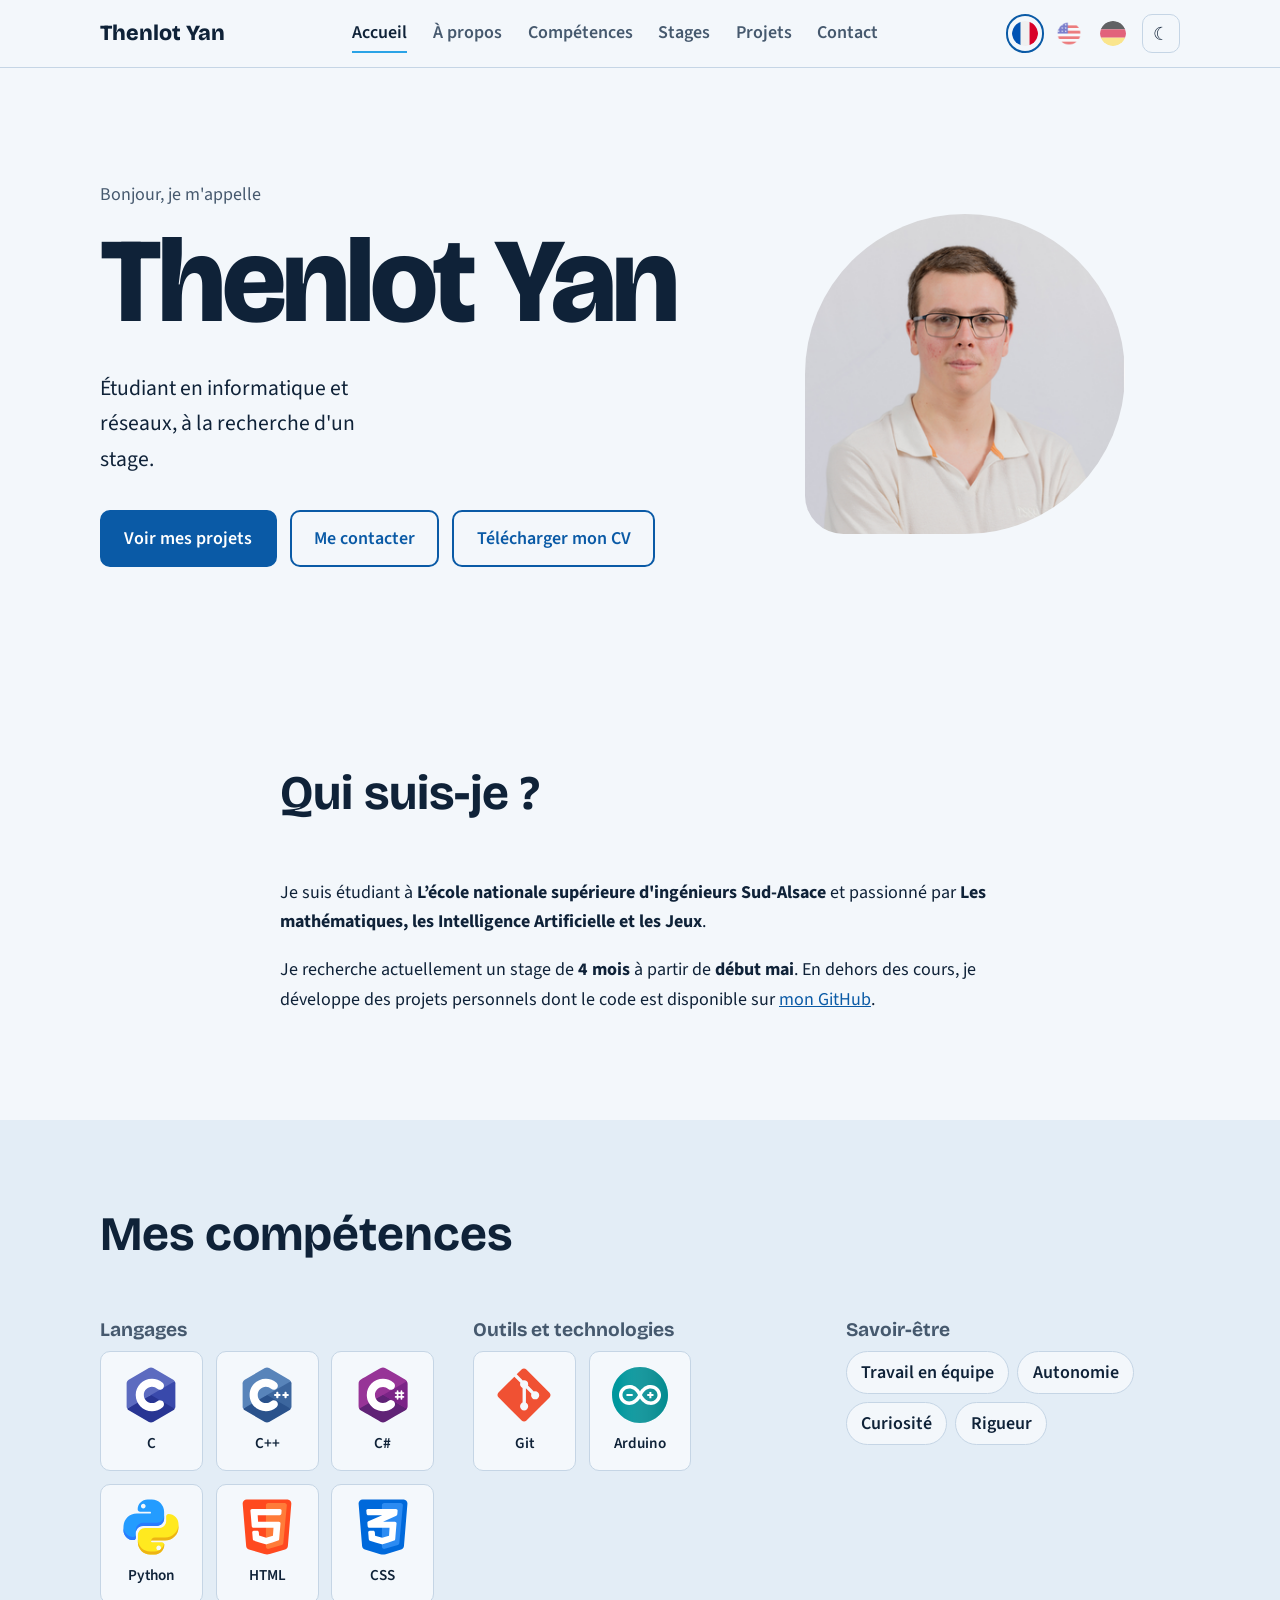
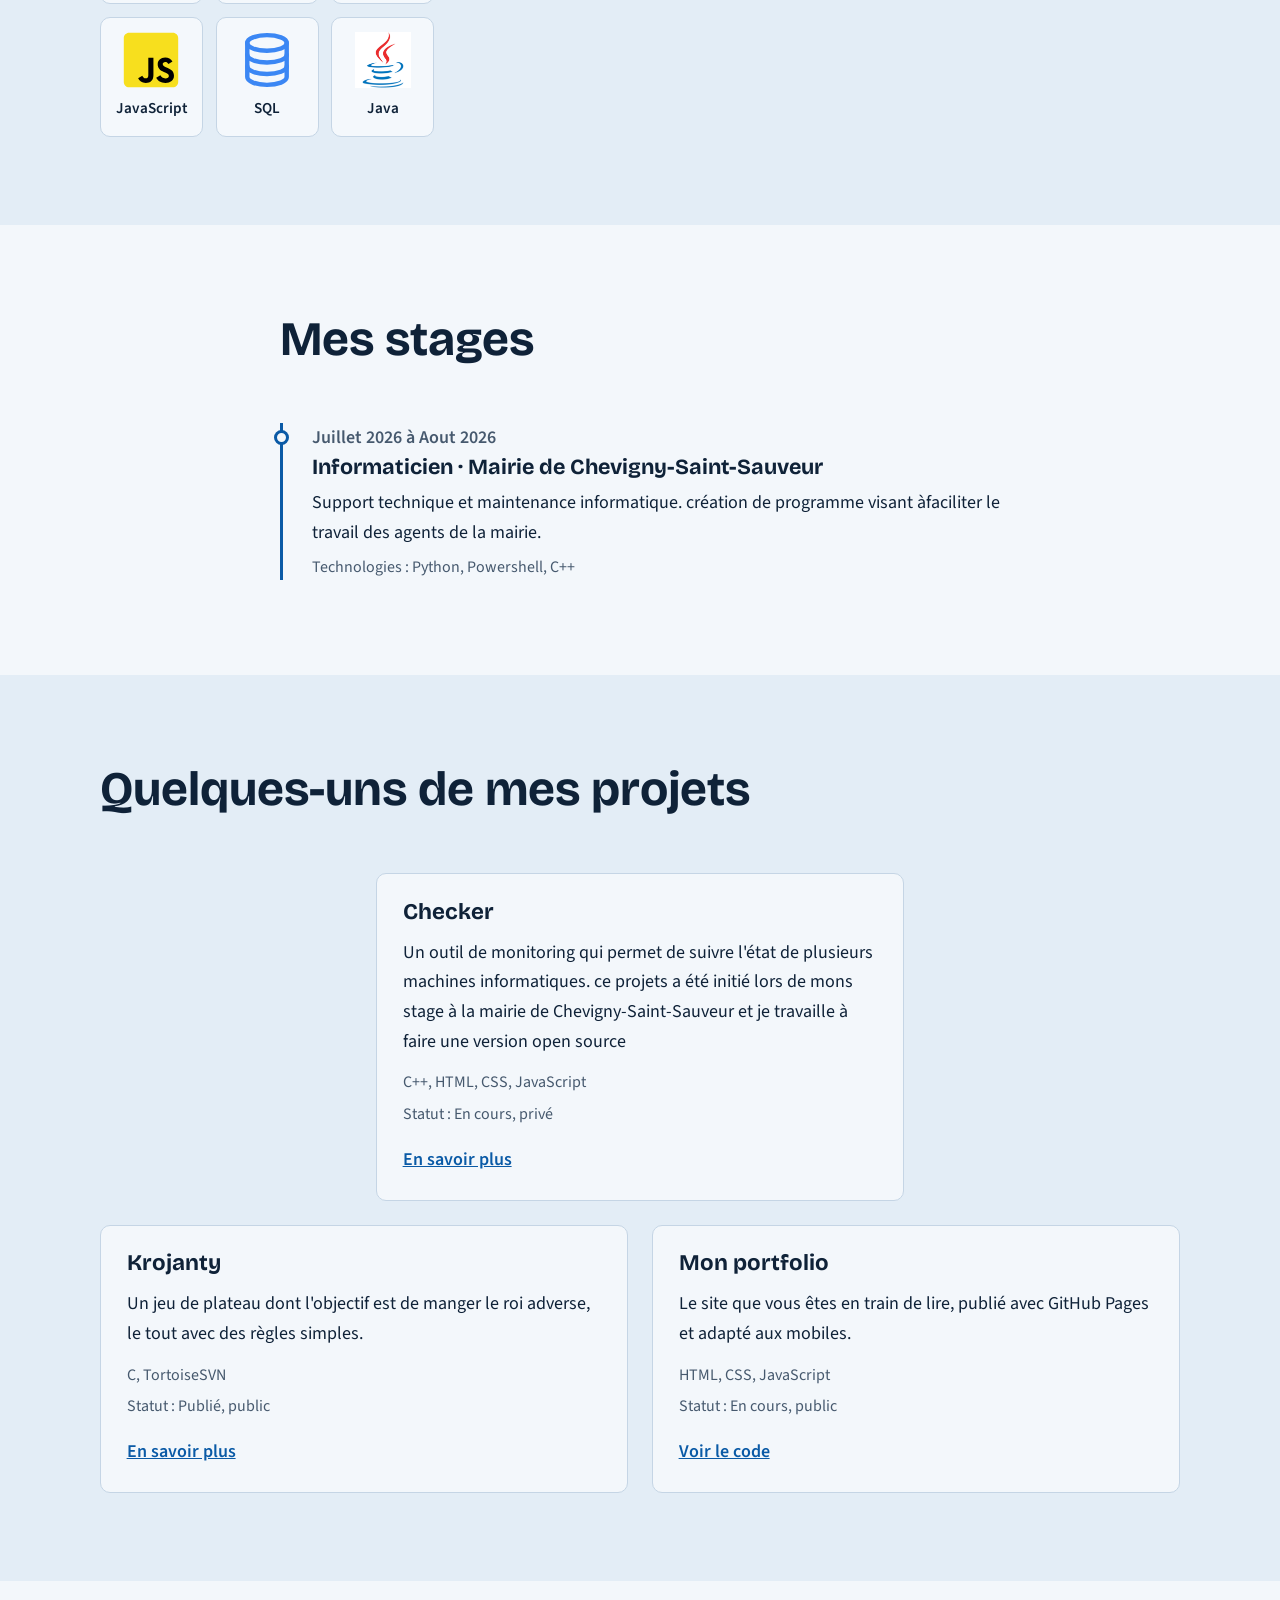
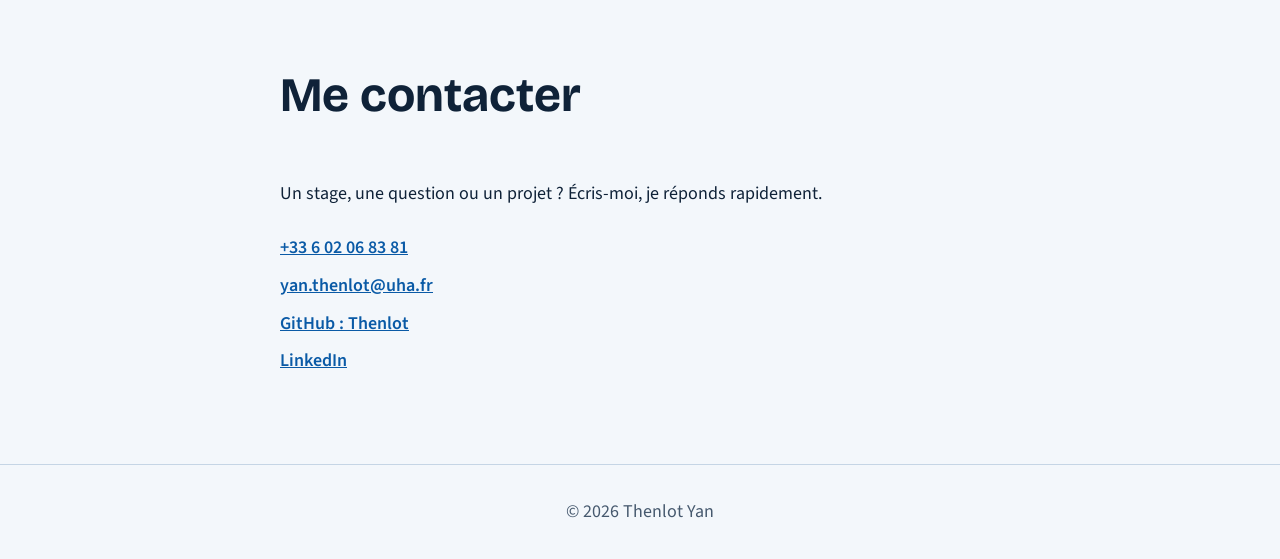
<file: index.html>
<!DOCTYPE html>
<html lang="fr">
<head>
  <meta charset="UTF-8">
  <meta name="viewport" content="width=device-width, initial-scale=1.0">
  <title>Portfolio | Thenlot</title>
  <meta name="description" content="Portfolio de Thenlot Yan : compétences, stages et projets informatiques.">
  <link rel="preconnect" href="https://fonts.googleapis.com">
  <link rel="preconnect" href="https://fonts.gstatic.com" crossorigin>
  <link href="https://fonts.googleapis.com/css2?family=Bricolage+Grotesque:wght@500;700;800&family=Source+Sans+3:wght@400;600&display=swap" rel="stylesheet">
  <script>
    (function () {
      var theme = 'light';
      try {
        theme = localStorage.getItem('theme') ||
          (window.matchMedia('(prefers-color-scheme: dark)').matches ? 'dark' : 'light');
      } catch (e) {}
      document.documentElement.setAttribute('data-theme', theme);
    })();
  </script>
  <link rel="stylesheet" href="css/style.css">
  <script src="javascript/script.js" defer></script>
</head>
<body>

  <header class="site-header">
    <a class="logo notranslate" translate="no" href="#accueil">Thenlot Yan</a>
    <nav id="menu" class="menu">
      <a href="#accueil">Accueil</a>
      <a href="#apropos">À propos</a>
      <a href="#competences">Compétences</a>
      <a href="#stages">Stages</a>
      <a href="#projets">Projets</a>
      <a href="#contact">Contact</a>
    </nav>

    <div class="tools notranslate" translate="no">
      <div class="lang" role="group" aria-label="Langue">
        <button type="button" data-lang="fr" aria-label="Français" title="Français"><img src="img/france.png" alt="" width="24" height="24"></button>
        <button type="button" data-lang="en" aria-label="English" title="English"><img src="img/etats-unis.png" alt="" width="24" height="24"></button>
        <button type="button" data-lang="de" aria-label="Deutsch" title="Deutsch"><img src="img/allemagne.svg" alt="" width="24" height="24"></button>
      </div>
      <button type="button" class="theme-toggle" id="theme-toggle" aria-label="Changer de thème" title="Mode clair / sombre"></button>
      <button class="menu-toggle" aria-label="Ouvrir le menu" aria-expanded="false" aria-controls="menu">Menu</button>
    </div>
  </header>

  <main>

    <!-- ACCUEIL -->
    <section id="accueil" class="hero">
      <div class="wrap hero-grid">
        <div>
          <p class="hero-hello">Bonjour, je m'appelle</p>
          <h1 class="notranslate" translate="no">Thenlot Yan</h1>
          <p class="hero-role">Étudiant en informatique et réseaux, à la recherche d'un stage.</p>
          <div class="hero-actions">
            <a class="btn" href="#projets">Voir mes projets</a>
            <a class="btn btn-ghost" href="#contact">Me contacter</a>
            <a class="btn btn-ghost" href="pdf/CV_Stage_Thenlot_Yan_Ingenieur_2027.pdf" download="CV-Thenlot.pdf">Télécharger mon CV</a>
          </div>
        </div>
        <div class="hero-photo">
          <img src="img/Profile.png" alt="Portrait de Thenlot" onerror="this.replaceWith(Object.assign(document.createElement('div'),{className:'photo-fallback',textContent:'T'}))">
        </div>
      </div>
    </section>

    <!-- À PROPOS -->
    <section id="apropos" class="section">
      <div class="wrap narrow">
        <h2>Qui suis-je ?</h2>
        <p>Je suis étudiant à <strong>L’école nationale supérieure d'ingénieurs Sud-Alsace</strong> et passionné par <strong>Les mathématiques, les Intelligence Artificielle et les Jeux</strong>.</p>
        <p>Je recherche actuellement un stage de <strong>4 mois</strong> à partir de <strong>début mai</strong>. En dehors des cours, je développe des projets personnels dont le code est disponible sur <a href="https://github.com/Thenlot">mon GitHub</a>.</p>
      </div>
    </section>

    <!-- COMPÉTENCES -->
    <section id="competences" class="section section-alt">
      <div class="wrap">
        <h2>Mes compétences</h2>

        <div class="skills">
          <div class="skill-group">
            <h3>Langages</h3>
            <ul class="tiles">
            <li><img src="img/C.svg" alt="" width="56" height="56" loading="lazy"><span class="notranslate" translate="no">C</span></li>
            <li><img src="img/Cpp.svg" alt="" width="56" height="56" loading="lazy"><span class="notranslate" translate="no">C++</span></li>
            <li><img src="img/C_sharp.svg" alt="" width="56" height="56" loading="lazy"><span class="notranslate" translate="no">C#</span></li>
            <li><img src="img/Python.svg" alt="" width="56" height="56" loading="lazy"><span class="notranslate" translate="no">Python</span></li>
            <li><img src="img/Html.svg" alt="" width="56" height="56" loading="lazy"><span class="notranslate" translate="no">HTML</span></li>
            <li><img src="img/Css.svg" alt="" width="56" height="56" loading="lazy"><span class="notranslate" translate="no">CSS</span></li>
            <li><img src="img/JavaScript.svg" alt="" width="56" height="56" loading="lazy"><span class="notranslate" translate="no">JavaScript</span></li>
            <li><img src="img/Sql.svg" alt="" width="56" height="56" loading="lazy"><span class="notranslate" translate="no">SQL</span></li>
            <li><img src="img/java.png" alt="" width="56" height="56" loading="lazy"><span class="notranslate" translate="no">Java</span></li>
            </ul>
          </div>
          <div class="skill-group">
            <h3>Outils et technologies</h3>
            <ul class="tiles">
            <li><img src="img/Git.svg" alt="" width="56" height="56" loading="lazy"><span class="notranslate" translate="no">Git</span></li>
            <li><img src="img/Arduino.svg" alt="" width="56" height="56" loading="lazy"><span class="notranslate" translate="no">Arduino</span></li>
            </ul>
          </div>
          <div class="skill-group">
            <h3>Savoir-être</h3>
            <ul class="chips">
              <li>Travail en équipe</li><li>Autonomie</li><li>Curiosité</li><li>Rigueur</li>
            </ul>
          </div>
        </div>
      </div>
    </section>

    <!-- STAGES -->
    <section id="stages" class="section">
      <div class="wrap narrow">
        <h2>Mes stages</h2>

        <ol class="timeline">
          <li>
            <p class="when">Juillet 2026 à Aout 2026</p>
            <h3>Informaticien · Mairie de Chevigny-Saint-Sauveur</h3>
            <p>Support technique et maintenance informatique. création de programme visant àfaciliter le travail des agents de la mairie.</p>
            <p class="stack">Technologies : Python, Powershell, C++</p>
          </li>
        </ol>
      </div>
    </section>

    <!-- PROJETS -->
    <section id="projets" class="section section-alt">
      <div class="wrap">
        <h2>Quelques-uns de mes projets</h2>

        <div class="projects">
          <article class="project">
            <h3>Checker</h3>
            <p>Un outil de monitoring qui permet de suivre l'état de plusieurs machines informatiques. ce projets a été initié lors de mons stage à la mairie de Chevigny-Saint-Sauveur et je travaille à faire une version open source</p>
            <p class="stack">C++, HTML, CSS, JavaScript</p>
            <p class="stack">Statut : En cours, privé</p>
            <a href="checker.html">En savoir plus</a>
          </article>

          <article class="project">
            <h3>Krojanty</h3>
            <p>Un jeu de plateau dont l'objectif est de manger le roi adverse, le tout avec des règles simples.</p>
            <p class="stack">C, TortoiseSVN</p>
            <p class="stack">Statut : Publié, public</p>
            <a href="krojanty.html">En savoir plus</a>
          </article>

          <article class="project">
            <h3>Mon portfolio</h3>
            <p>Le site que vous êtes en train de lire, publié avec GitHub Pages et adapté aux mobiles.</p>
            <p class="stack">HTML, CSS, JavaScript</p>
            <p class="stack">Statut : En cours, public</p>
            <a href="https://github.com/Thenlot/Thenlot.github.io">Voir le code</a>
          </article>
        </div>
      </div>
    </section>

    <!-- CONTACT -->
    <section id="contact" class="section">
      <div class="wrap narrow">
        <h2>Me contacter</h2>
        <p>Un stage, une question ou un projet ? Écris-moi, je réponds rapidement.</p>
        <ul class="contact-list">
          <li><a href="tel:+33602068381">+33 6 02 06 83 81</a></li>
          <li><a href="mailto:yan.thenlot@uha.fr">yan.thenlot@uha.fr</a></li>
          <li><a href="https://github.com/Thenlot">GitHub : Thenlot</a></li>
          <li><a href="https://www.linkedin.com/in/yan-thenlot-1900bb385/">LinkedIn</a></li>
        </ul>
      </div>
    </section>

  </main>

  <footer class="site-footer">
    <p>© 2026 Thenlot Yan</p>
  </footer>

  <div id="google_translate_element" class="gt-box"></div>

</body>
</html>
</file>
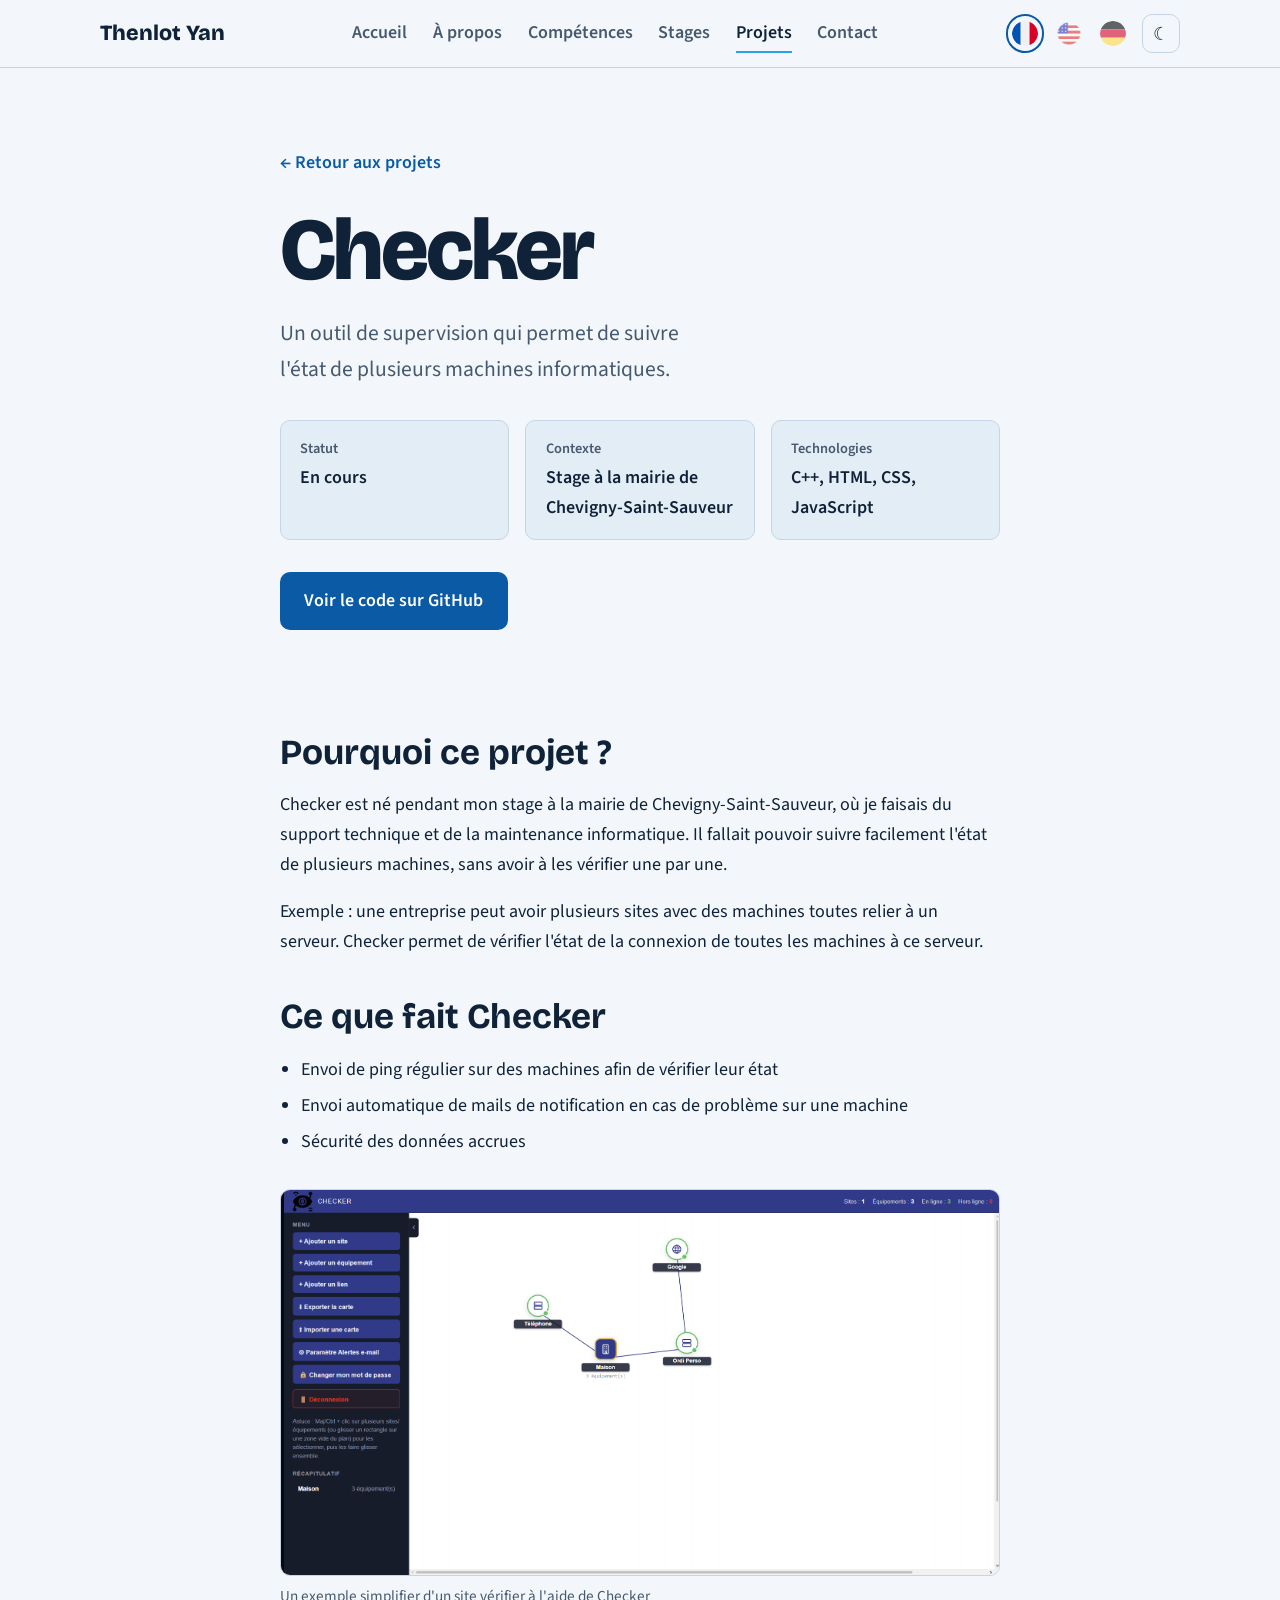
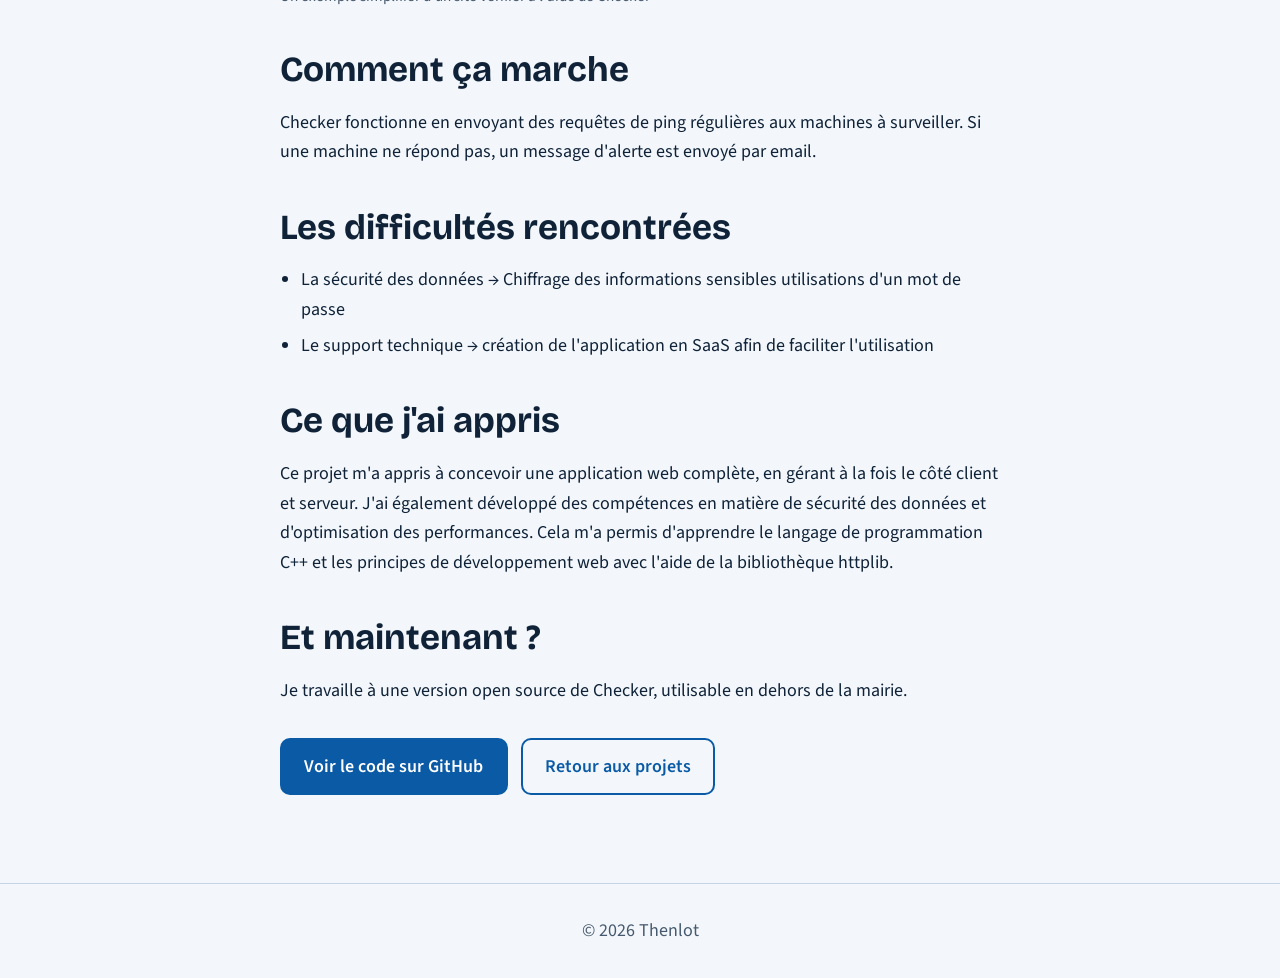
<file: checker.html>
<!DOCTYPE html>
<html lang="fr">
<head>
  <meta charset="UTF-8">
  <meta name="viewport" content="width=device-width, initial-scale=1.0">
  <title>Checker | Thenlot Yan</title>
  <meta name="description" content="Checker : un outil de supervision de machines informatiques, créé pendant un stage à la mairie de Chevigny-Saint-Sauveur.">
  <link rel="preconnect" href="https://fonts.googleapis.com">
  <link rel="preconnect" href="https://fonts.gstatic.com" crossorigin>
  <link href="https://fonts.googleapis.com/css2?family=Bricolage+Grotesque:wght@500;700;800&family=Source+Sans+3:wght@400;600&display=swap" rel="stylesheet">
  <script>
    (function () {
      var theme = 'light';
      try {
        theme = localStorage.getItem('theme') ||
          (window.matchMedia('(prefers-color-scheme: dark)').matches ? 'dark' : 'light');
      } catch (e) {}
      document.documentElement.setAttribute('data-theme', theme);
    })();
  </script>
  <link rel="stylesheet" href="css/style.css">
  <script src="javascript/script.js" defer></script>
</head>
<body>

  <header class="site-header">
    <a class="logo notranslate" translate="no" href="index.html#accueil">Thenlot Yan</a>
    <nav id="menu" class="menu">
      <a href="index.html#accueil">Accueil</a>
      <a href="index.html#apropos">À propos</a>
      <a href="index.html#competences">Compétences</a>
      <a href="index.html#stages">Stages</a>
      <a class="active" href="index.html#projets" aria-current="page">Projets</a>
      <a href="index.html#contact">Contact</a>
    </nav>

    <div class="tools notranslate" translate="no">
      <div class="lang" role="group" aria-label="Langue">
        <button type="button" data-lang="fr" aria-label="Français" title="Français"><img src="img/france.png" alt="" width="24" height="24"></button>
        <button type="button" data-lang="en" aria-label="English" title="English"><img src="img/etats-unis.png" alt="" width="24" height="24"></button>
        <button type="button" data-lang="de" aria-label="Deutsch" title="Deutsch"><img src="img/allemagne.svg" alt="" width="24" height="24"></button>
      </div>
      <button type="button" class="theme-toggle" id="theme-toggle" aria-label="Changer de thème" title="Mode clair / sombre"></button>
      <button class="menu-toggle" aria-label="Ouvrir le menu" aria-expanded="false" aria-controls="menu">Menu</button>
    </div>
  </header>

  <main>

    <!-- EN-TÊTE DU PROJET -->
    <section class="page-head">
      <div class="wrap narrow">
        <a class="back" href="index.html#projets">← Retour aux projets</a>
        <h1 class="notranslate" translate="no">Checker</h1>
        <p class="lead">Un outil de supervision qui permet de suivre l'état de plusieurs machines informatiques.</p>

        <ul class="facts">
          <li><span class="label">Statut</span>En cours</li>
          <li><span class="label">Contexte</span>Stage à la mairie de Chevigny-Saint-Sauveur</li>
          <li><span class="label">Technologies</span><span class="notranslate" translate="no">C++, HTML, CSS, JavaScript</span></li>
        </ul>

        <p class="page-actions">
          <a class="btn" href="https://github.com/Thenlot">Voir le code sur GitHub</a>
        </p>
      </div>
    </section>

    <!-- CONTENU -->
    <section class="section prose">
      <div class="wrap narrow">

        <h2>Pourquoi ce projet ?</h2>
        <p>Checker est né pendant mon stage à la mairie de Chevigny-Saint-Sauveur, où je faisais du support technique et de la maintenance informatique. Il fallait pouvoir suivre facilement l'état de plusieurs machines, sans avoir à les vérifier une par une.</p>
        <p>Exemple : une entreprise peut avoir plusieurs sites avec des machines toutes relier à un serveur. Checker permet de vérifier l'état de la connexion de toutes les machines à ce serveur.</p>

        <h2>Ce que fait Checker</h2>
        <ul>
          <li>Envoi de ping régulier sur des machines afin de vérifier leur état</li>
          <li>Envoi automatique de mails de notification en cas de problème sur une machine</li>
          <li>Sécurité des données accrues</li>
        </ul>

        <figure class="shot">
          <img src="img/checker1.png" alt="Capture d'écran de Checker"
               onerror="this.replaceWith(Object.assign(document.createElement('div'),{className:'shot-missing',textContent:'Capture d\u2019écran à ajouter : img/checker-1.png'}))">
          <figcaption>Un exemple simplifier d'un site vérifier à l'aide de Checker</figcaption>
        </figure>

        <h2>Comment ça marche</h2>
        <p>Checker fonctionne en envoyant des requêtes de ping régulières aux machines à surveiller. Si une machine ne répond pas, un message d'alerte est envoyé par email.</p>

        <h2>Les difficultés rencontrées</h2>
        <ul>
          <li>La sécurité des données → Chiffrage des informations sensibles utilisations d'un mot de passe</li>
          <li>Le support technique → création de l'application en SaaS afin de faciliter l'utilisation</li>
        </ul>

        <h2>Ce que j'ai appris</h2>
        <p>Ce projet m'a appris à concevoir une application web complète, en gérant à la fois le côté client et serveur. J'ai également développé des compétences en matière de sécurité des données et d'optimisation des performances. Cela m'a permis d'apprendre le langage de programmation C++ et les principes de développement web avec l'aide de la bibliothèque httplib.</p>

        <h2>Et maintenant ?</h2>
        <p>Je travaille à une version open source de Checker, utilisable en dehors de la mairie.</p>

        <p class="page-actions">
          <a class="btn" href="https://github.com/Thenlot">Voir le code sur GitHub</a>
          <a class="btn btn-ghost" href="index.html#projets">Retour aux projets</a>
        </p>

      </div>
    </section>

  </main>

  <footer class="site-footer">
    <p>© 2026 Thenlot</p>
  </footer>

  <div id="google_translate_element" class="gt-box"></div>

</body>
</html>
</file>
<file: css/style.css>
:root {
  /* Palette : à ajuster avec les couleurs officielles de l'ENSISA */
  --paper: #f3f7fb;
  --paper-alt: #e3edf6;
  --ink: #0f2238;
  --ink-soft: #46596e;
  --accent: #0a5aa6;        /* bleu principal */
  --accent-ink: #ffffff;
  --accent-2: #2aa3e6;      /* bleu clair */
  --mint: #d3e6f6;
  --line: #c5d5e5;
  --radius: 10px;
}

:root[data-theme="dark"] {
  --paper: #0c1a2b;
  --paper-alt: #112339;
  --ink: #e7eff7;
  --ink-soft: #a3b6c9;
  --accent: #4fb0ee;
  --accent-ink: #08172a;
  --accent-2: #8cc9f5;
  --mint: #1a3a5d;
  --line: #23415f;
  color-scheme: dark;
}

:root[data-theme="light"] { color-scheme: light; }

body { transition: background-color 0.25s, color 0.25s; }

*, *::before, *::after { box-sizing: border-box; }

html {
  scroll-behavior: smooth;
  scroll-padding-top: 72px;
}

body {
  margin: 0;
  background: var(--paper);
  color: var(--ink);
  font-family: "Source Sans 3", system-ui, sans-serif;
  font-size: 1.125rem;
  line-height: 1.65;
}

h1, h2, h3 {
  font-family: "Bricolage Grotesque", system-ui, sans-serif;
  line-height: 1.1;
  margin: 0 0 0.6em;
}

a { color: var(--accent); }
a:focus-visible, button:focus-visible {
  outline: 3px solid var(--accent);
  outline-offset: 3px;
}

.wrap { width: min(1080px, 100% - 3rem); margin-inline: auto; }
.narrow { max-width: 720px; }

/* En-tête */
.site-header {
  position: sticky;
  top: 0;
  z-index: 10;
  display: flex;
  align-items: center;
  justify-content: space-between;
  padding: 0.9rem max(1.5rem, calc((100% - 1080px) / 2));
  background: var(--paper);
  border-bottom: 1px solid var(--line);
}
.logo {
  font-family: "Bricolage Grotesque", sans-serif;
  font-weight: 800;
  font-size: 1.35rem;
  color: var(--ink);
  text-decoration: none;
}
.menu { display: flex; gap: 1.6rem; }
.menu a {
  color: var(--ink-soft);
  text-decoration: none;
  font-weight: 600;
  padding: 0.2rem 0;
  border-bottom: 2px solid transparent;
}
.menu a:hover, .menu a.active { color: var(--ink); border-bottom-color: var(--accent-2); }
/* Outils : langue + thème */
.tools { display: flex; align-items: center; gap: 0.6rem; }

.lang { display: flex; gap: 0.35rem; }
.lang button {
  display: grid;
  place-items: center;
  width: 2.4rem;
  height: 2.4rem;
  padding: 0;
  background: none;
  border: 2px solid transparent;
  border-radius: 50%;
  cursor: pointer;
  opacity: 0.6;
  transition: opacity 0.15s, border-color 0.15s;
}
.lang button img { display: block; width: 1.6rem; height: 1.6rem; border-radius: 50%; }
.lang button:hover { opacity: 1; }
.lang button[aria-pressed="true"] { opacity: 1; border-color: var(--accent); }

.theme-toggle {
  width: 2.4rem;
  height: 2.4rem;
  display: grid;
  place-items: center;
  background: none;
  border: 1px solid var(--line);
  border-radius: var(--radius);
  color: var(--ink);
  font-size: 1.15rem;
  cursor: pointer;
}
.theme-toggle:hover { border-color: var(--accent); }

/* Conteneur du traducteur : hors écran, mais bien présent dans la page */
.gt-box { position: absolute; left: -9999px; top: 0; width: 1px; height: 1px; overflow: hidden; }

.translate-note {
  margin: 0;
  padding: 0.7rem 1.5rem;
  background: var(--accent);
  color: var(--accent-ink);
  font-size: 0.95rem;
  text-align: center;
}

/* Cache la barre et les infobulles du traducteur Google */
body { top: 0 !important; }
.skiptranslate iframe, .goog-te-banner-frame { display: none !important; }
#goog-gt-tt, .goog-tooltip, .goog-te-balloon-frame { display: none !important; }
.goog-text-highlight { background: none !important; box-shadow: none !important; }

.menu-toggle {
  display: none;
  background: none;
  border: 1px solid var(--line);
  border-radius: var(--radius);
  color: var(--ink);
  font: inherit;
  padding: 0.35rem 0.9rem;
  cursor: pointer;
}

/* Accueil */
.hero { padding: clamp(3rem, 9vw, 7rem) 0; }
.hero-grid {
  display: grid;
  grid-template-columns: 1.4fr 1fr;
  gap: 3rem;
  align-items: center;
}
.hero-hello { color: var(--ink-soft); margin: 0 0 0.3rem; }
.hero h1 {
  font-size: clamp(3.5rem, 11vw, 7.5rem);
  font-weight: 800;
  letter-spacing: -0.03em;
  margin-bottom: 0.2em;
}
.hero-role { font-size: 1.35rem; max-width: 24ch; margin: 0 0 2rem; }
.hero-actions { display: flex; flex-wrap: wrap; gap: 0.8rem; }

.hero-photo { justify-self: center; width: min(320px, 70vw); }
.hero-photo img, .photo-fallback {
  display: block;
  width: 100%;
  aspect-ratio: 1;
  object-fit: cover;
  border-radius: 50% 50% 50% 12%;
  background: var(--mint);
}
.photo-fallback {
  display: grid;
  place-items: center;
  font-family: "Bricolage Grotesque", sans-serif;
  font-size: 7rem;
  font-weight: 800;
  color: var(--ink);
}

.btn {
  display: inline-block;
  padding: 0.75rem 1.4rem;
  border-radius: var(--radius);
  background: var(--accent);
  color: var(--accent-ink);
  font-weight: 600;
  text-decoration: none;
  border: 2px solid var(--accent);
}
.btn:hover { filter: brightness(1.1); }
.btn-ghost { background: transparent; color: var(--accent); }

/* Sections */
.section { padding: clamp(3rem, 7vw, 5.5rem) 0; }
.section-alt { background: var(--paper-alt); }
.section h2 { font-size: clamp(2rem, 4.5vw, 3rem); margin-bottom: 1.2em; }

/* Compétences */
.skills {
  display: grid;
  grid-template-columns: repeat(auto-fit, minmax(300px, 1fr));
  gap: 2.4rem;
}
.skill-group h3 { font-size: 1.2rem; color: var(--ink-soft); }
.chips { list-style: none; margin: 0; padding: 0; display: flex; flex-wrap: wrap; gap: 0.5rem; }
.chips li {
  padding: 0.35rem 0.9rem;
  background: var(--paper);
  border: 1px solid var(--line);
  border-radius: 999px;
  font-weight: 600;
}

.tiles {
  list-style: none;
  margin: 0;
  padding: 0;
  display: grid;
  grid-template-columns: repeat(auto-fill, minmax(92px, 1fr));
  gap: 0.8rem;
}
.tiles li {
  display: flex;
  flex-direction: column;
  align-items: center;
  gap: 0.5rem;
  padding: 0.9rem 0.4rem;
  /* Fond clair dans les deux modes pour que tous les logos restent lisibles */
  background: #f4f8fc;
  color: #0f2238;
  border: 1px solid var(--line);
  border-radius: var(--radius);
  font-weight: 600;
  font-size: 0.95rem;
}
.tiles img { width: 56px; height: 56px; object-fit: contain; }

/* Stages : vraie chronologie */
.timeline {
  list-style: none;
  margin: 0;
  padding: 0 0 0 1.8rem;
  border-left: 3px solid var(--accent);
}
.timeline li { position: relative; padding-bottom: 2.4rem; }
.timeline li:last-child { padding-bottom: 0; }
.timeline li::before {
  content: "";
  position: absolute;
  left: calc(-1.8rem - 9px);
  top: 0.45rem;
  width: 15px;
  height: 15px;
  border-radius: 50%;
  background: var(--paper);
  border: 3px solid var(--accent);
}
.timeline .when { margin: 0 0 0.2rem; color: var(--ink-soft); font-weight: 600; }
.timeline h3 { font-size: 1.35rem; margin-bottom: 0.4em; }
.timeline p { margin: 0 0 0.4rem; }

.stack { color: var(--ink-soft); font-size: 1rem; }

/* Projets : 2 colonnes ; si le nombre de projets est impair,
   le premier est seul en haut, centré, puis les autres vont par deux */
.projects {
  display: grid;
  grid-template-columns: repeat(2, minmax(0, 1fr));
  gap: 1.5rem;
}
.projects > .project:first-child:nth-last-child(odd) {
  grid-column: 1 / -1;
  justify-self: center;
  width: calc(50% - 0.75rem);
}
.project {
  display: flex;
  flex-direction: column;
  padding: 1.6rem;
  background: var(--paper);
  border: 1px solid var(--line);
  border-radius: var(--radius);
}
.project h3 { font-size: 1.4rem; }
.project p { margin: 0 0 0.8rem; }
.project p.stack { margin: 0 0 0.3rem; }
/* Le lien reste toujours en bas de la carte, quelle que soit la longueur du texte */
.project > a:last-child { margin-top: auto; padding-top: 0.8rem; font-weight: 600; }

/* Contact */
.contact-list { list-style: none; margin: 1.5rem 0 0; padding: 0; display: grid; gap: 0.5rem; }
.contact-list a { font-weight: 600; }

.site-footer {
  padding: 2rem 1.5rem;
  text-align: center;
  color: var(--ink-soft);
  border-top: 1px solid var(--line);
}
.site-footer p { margin: 0; }


/* Page de détail d'un projet */
.page-head { padding: clamp(2.5rem, 7vw, 5rem) 0 1rem; }
.back { display: inline-block; margin-bottom: 1.5rem; font-weight: 600; text-decoration: none; }
.back:hover { text-decoration: underline; }
.page-head h1 {
  font-size: clamp(2.8rem, 9vw, 5.5rem);
  font-weight: 800;
  letter-spacing: -0.03em;
  margin-bottom: 0.2em;
}
.lead { font-size: 1.35rem; max-width: 40ch; color: var(--ink-soft); margin: 0; }

.facts {
  list-style: none;
  margin: 2rem 0 0;
  padding: 0;
  display: grid;
  grid-template-columns: repeat(auto-fit, minmax(210px, 1fr));
  gap: 1rem;
}
.facts li {
  padding: 1rem 1.2rem;
  background: var(--paper-alt);
  border: 1px solid var(--line);
  border-radius: var(--radius);
  font-weight: 600;
}
.facts .label { display: block; margin-bottom: 0.2rem; font-size: 0.9rem; color: var(--ink-soft); }

.page-actions { display: flex; flex-wrap: wrap; gap: 0.8rem; margin: 2rem 0 0; }

.prose h2 { font-size: clamp(1.6rem, 3.5vw, 2.2rem); margin: 2.6rem 0 0.7rem; }
.prose h2:first-child { margin-top: 0; }
.prose ul { padding-left: 1.3rem; }
.prose li { margin-bottom: 0.4rem; }

.shot { margin: 2rem 0; }
.shot img { display: block; width: 100%; border: 1px solid var(--line); border-radius: var(--radius); }
.shot figcaption { margin-top: 0.5rem; font-size: 0.95rem; color: var(--ink-soft); }
.shot-missing {
  padding: 3rem 1rem;
  text-align: center;
  border: 2px dashed var(--line);
  border-radius: var(--radius);
  color: var(--ink-soft);
}

/* Mobile */
@media (max-width: 760px) {
  .menu-toggle { display: block; }
  .menu {
    display: none;
    position: absolute;
    top: 100%;
    left: 0;
    right: 0;
    flex-direction: column;
    gap: 0;
    padding: 0.5rem 1.5rem 1rem;
    background: var(--paper);
    border-bottom: 1px solid var(--line);
  }
  .menu.open { display: flex; }
  .menu a { padding: 0.7rem 0; }
  .hero-grid { grid-template-columns: 1fr; }
  .projects { grid-template-columns: 1fr; }
  .projects > .project:first-child:nth-last-child(odd) { width: 100%; }
  .hero-photo { order: -1; width: min(220px, 60vw); justify-self: start; }
}

@media (prefers-reduced-motion: reduce) {
  html { scroll-behavior: auto; }
}

.prose .team {
  list-style: none;
  padding: 0;
  display: grid;
  grid-template-columns: repeat(auto-fit, minmax(260px, 1fr));
  gap: 0.8rem;
}
.prose .team li {
  display: flex;
  flex-direction: column;
  margin: 0;
  padding: 0.8rem 1.1rem;
  background: var(--paper-alt);
  border: 1px solid var(--line);
  border-radius: var(--radius);
  overflow-wrap: anywhere;
}
.team a { font-size: 0.95rem; }
</file>
